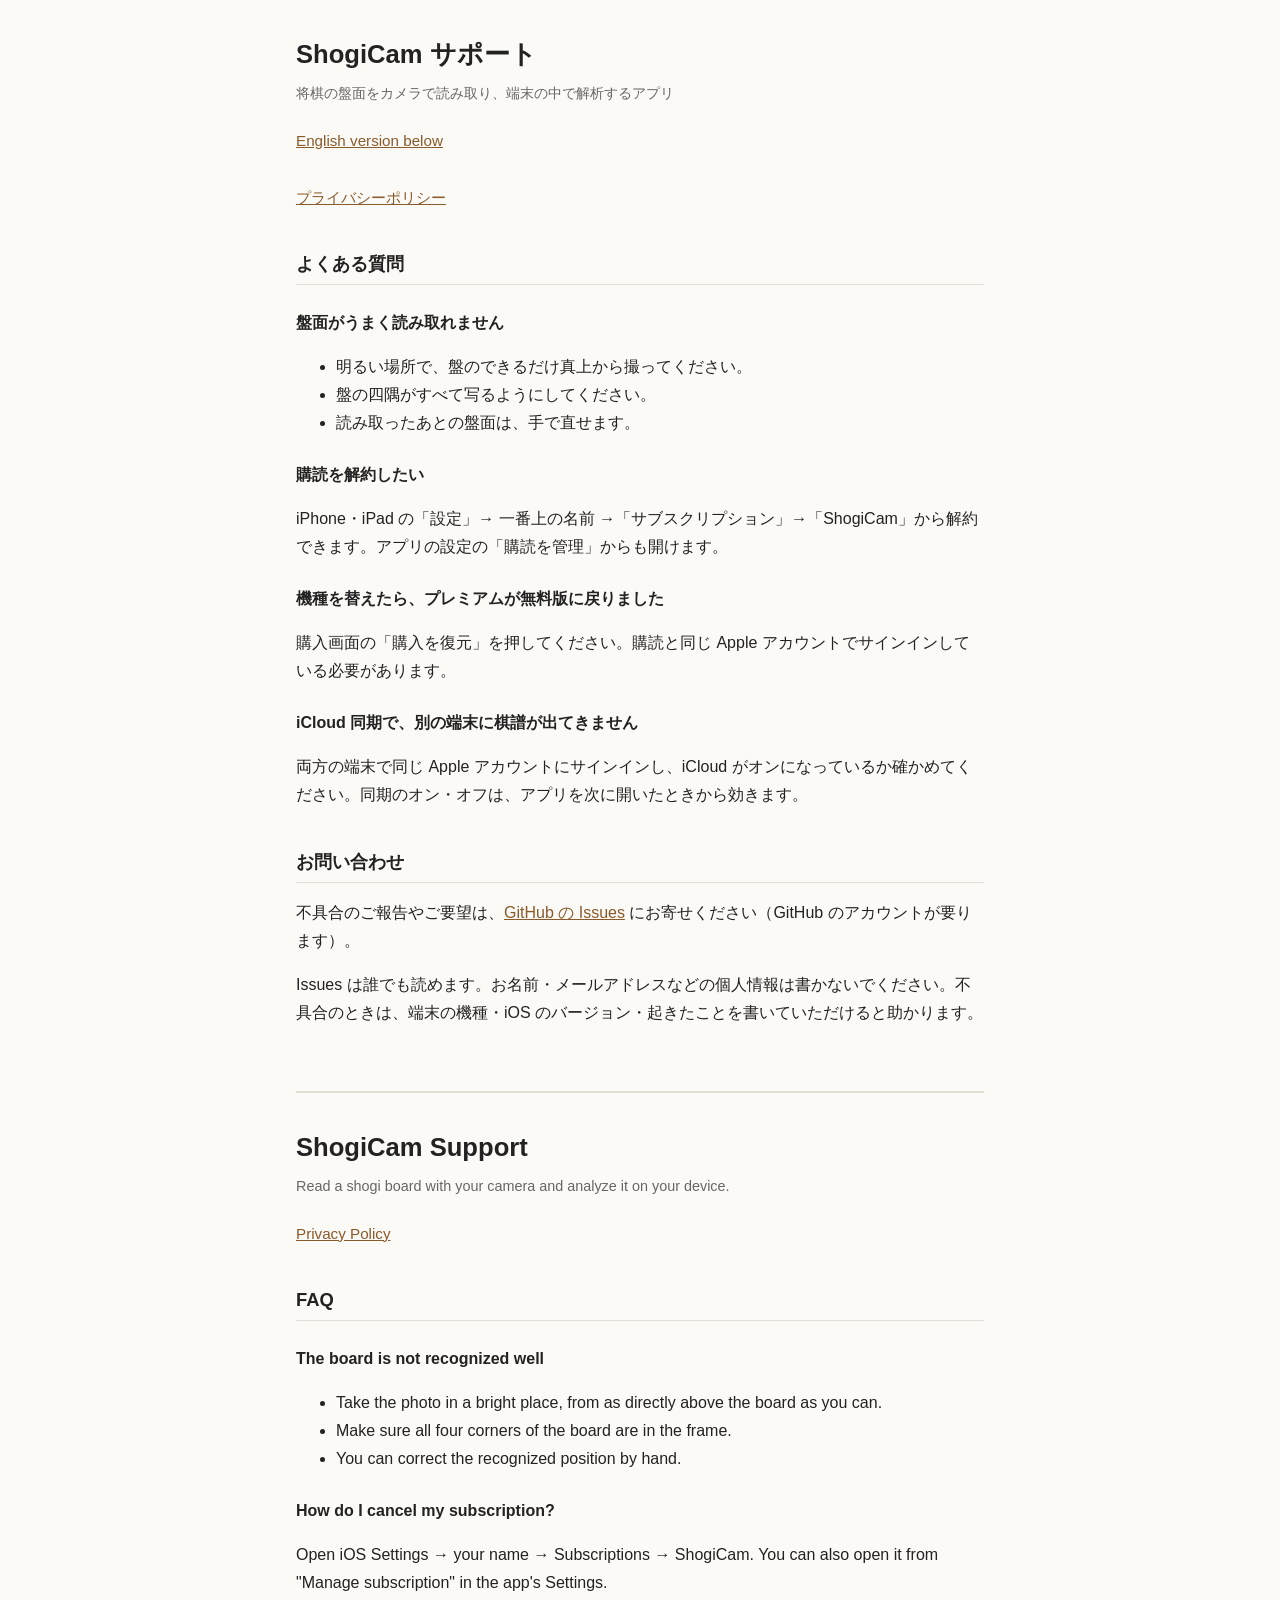
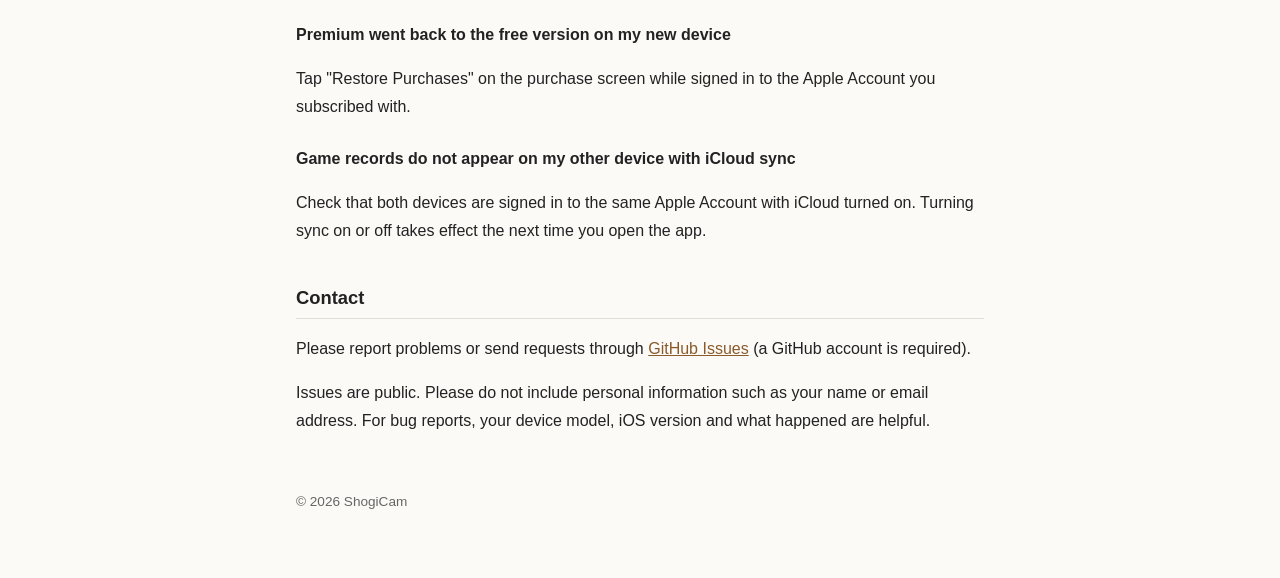
<file: shogicam/index.html>
<!doctype html>
<html lang="ja">
<head>
<meta charset="utf-8">
<meta name="viewport" content="width=device-width, initial-scale=1">
<title>ShogiCam サポート / Support</title>
<link rel="stylesheet" href="style.css">
</head>
<body>
<main>
<h1>ShogiCam サポート</h1>
<p class="meta">将棋の盤面をカメラで読み取り、端末の中で解析するアプリ</p>
<p class="lang"><a href="#en">English version below</a></p>

<nav><a href="privacy.html">プライバシーポリシー</a></nav>

<h2>よくある質問</h2>

<h3>盤面がうまく読み取れません</h3>
<ul>
<li>明るい場所で、盤のできるだけ真上から撮ってください。</li>
<li>盤の四隅がすべて写るようにしてください。</li>
<li>読み取ったあとの盤面は、手で直せます。</li>
</ul>

<h3>購読を解約したい</h3>
<p>iPhone・iPad の「設定」→ 一番上の名前 →「サブスクリプション」→「ShogiCam」から解約できます。アプリの設定の「購読を管理」からも開けます。</p>

<h3>機種を替えたら、プレミアムが無料版に戻りました</h3>
<p>購入画面の「購入を復元」を押してください。購読と同じ Apple アカウントでサインインしている必要があります。</p>

<h3>iCloud 同期で、別の端末に棋譜が出てきません</h3>
<p>両方の端末で同じ Apple アカウントにサインインし、iCloud がオンになっているか確かめてください。同期のオン・オフは、アプリを次に開いたときから効きます。</p>

<h2 id="contact">お問い合わせ</h2>
<p>不具合のご報告やご要望は、<a href="https://github.com/tomegit5678/tomegit5678.github.io/issues">GitHub の Issues</a> にお寄せください（GitHub のアカウントが要ります）。</p>
<p>Issues は誰でも読めます。お名前・メールアドレスなどの個人情報は書かないでください。不具合のときは、端末の機種・iOS のバージョン・起きたことを書いていただけると助かります。</p>

<section class="en" id="en" lang="en">
<h1>ShogiCam Support</h1>
<p class="meta">Read a shogi board with your camera and analyze it on your device.</p>

<nav><a href="privacy.html#en">Privacy Policy</a></nav>

<h2>FAQ</h2>

<h3>The board is not recognized well</h3>
<ul>
<li>Take the photo in a bright place, from as directly above the board as you can.</li>
<li>Make sure all four corners of the board are in the frame.</li>
<li>You can correct the recognized position by hand.</li>
</ul>

<h3>How do I cancel my subscription?</h3>
<p>Open iOS Settings → your name → Subscriptions → ShogiCam. You can also open it from "Manage subscription" in the app's Settings.</p>

<h3>Premium went back to the free version on my new device</h3>
<p>Tap "Restore Purchases" on the purchase screen while signed in to the Apple Account you subscribed with.</p>

<h3>Game records do not appear on my other device with iCloud sync</h3>
<p>Check that both devices are signed in to the same Apple Account with iCloud turned on. Turning sync on or off takes effect the next time you open the app.</p>

<h2 id="contact-en">Contact</h2>
<p>Please report problems or send requests through <a href="https://github.com/tomegit5678/tomegit5678.github.io/issues">GitHub Issues</a> (a GitHub account is required).</p>
<p>Issues are public. Please do not include personal information such as your name or email address. For bug reports, your device model, iOS version and what happened are helpful.</p>
</section>

<footer>© 2026 ShogiCam</footer>
</main>
</body>
</html>
</file>
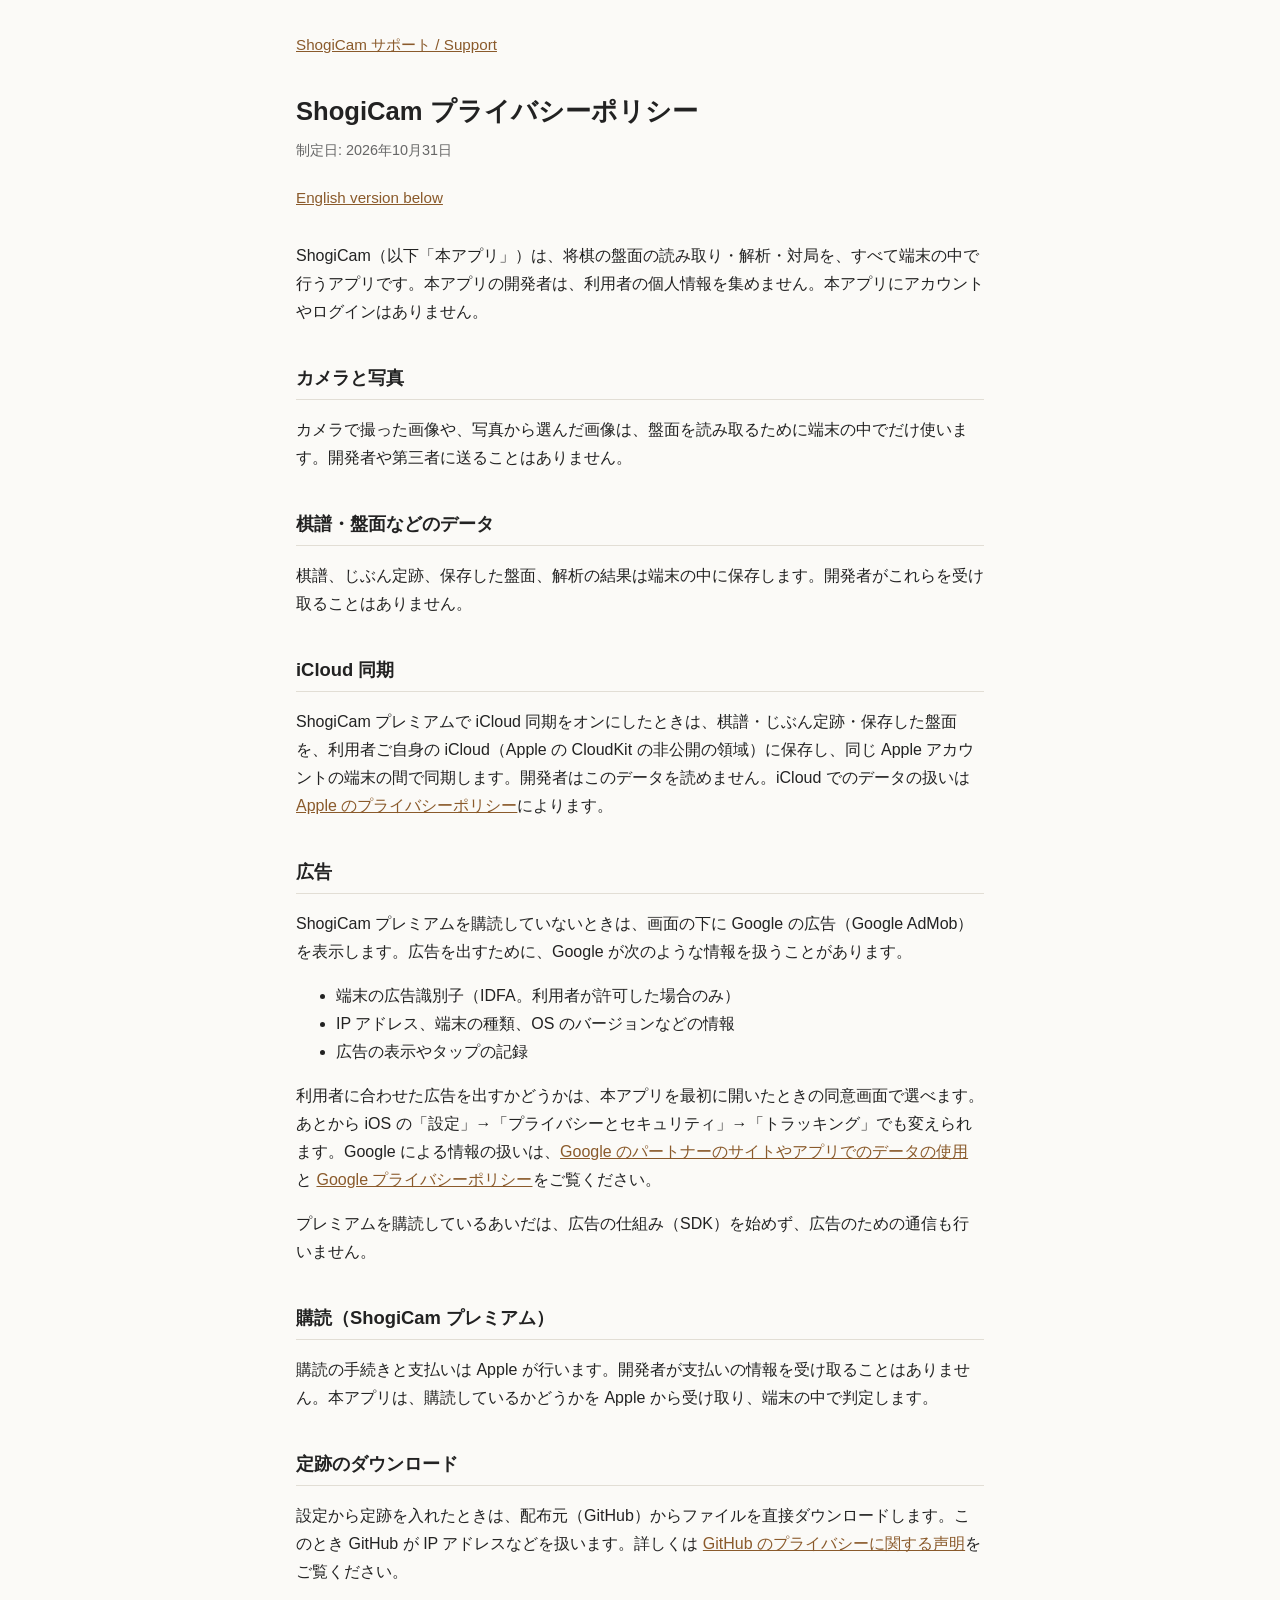
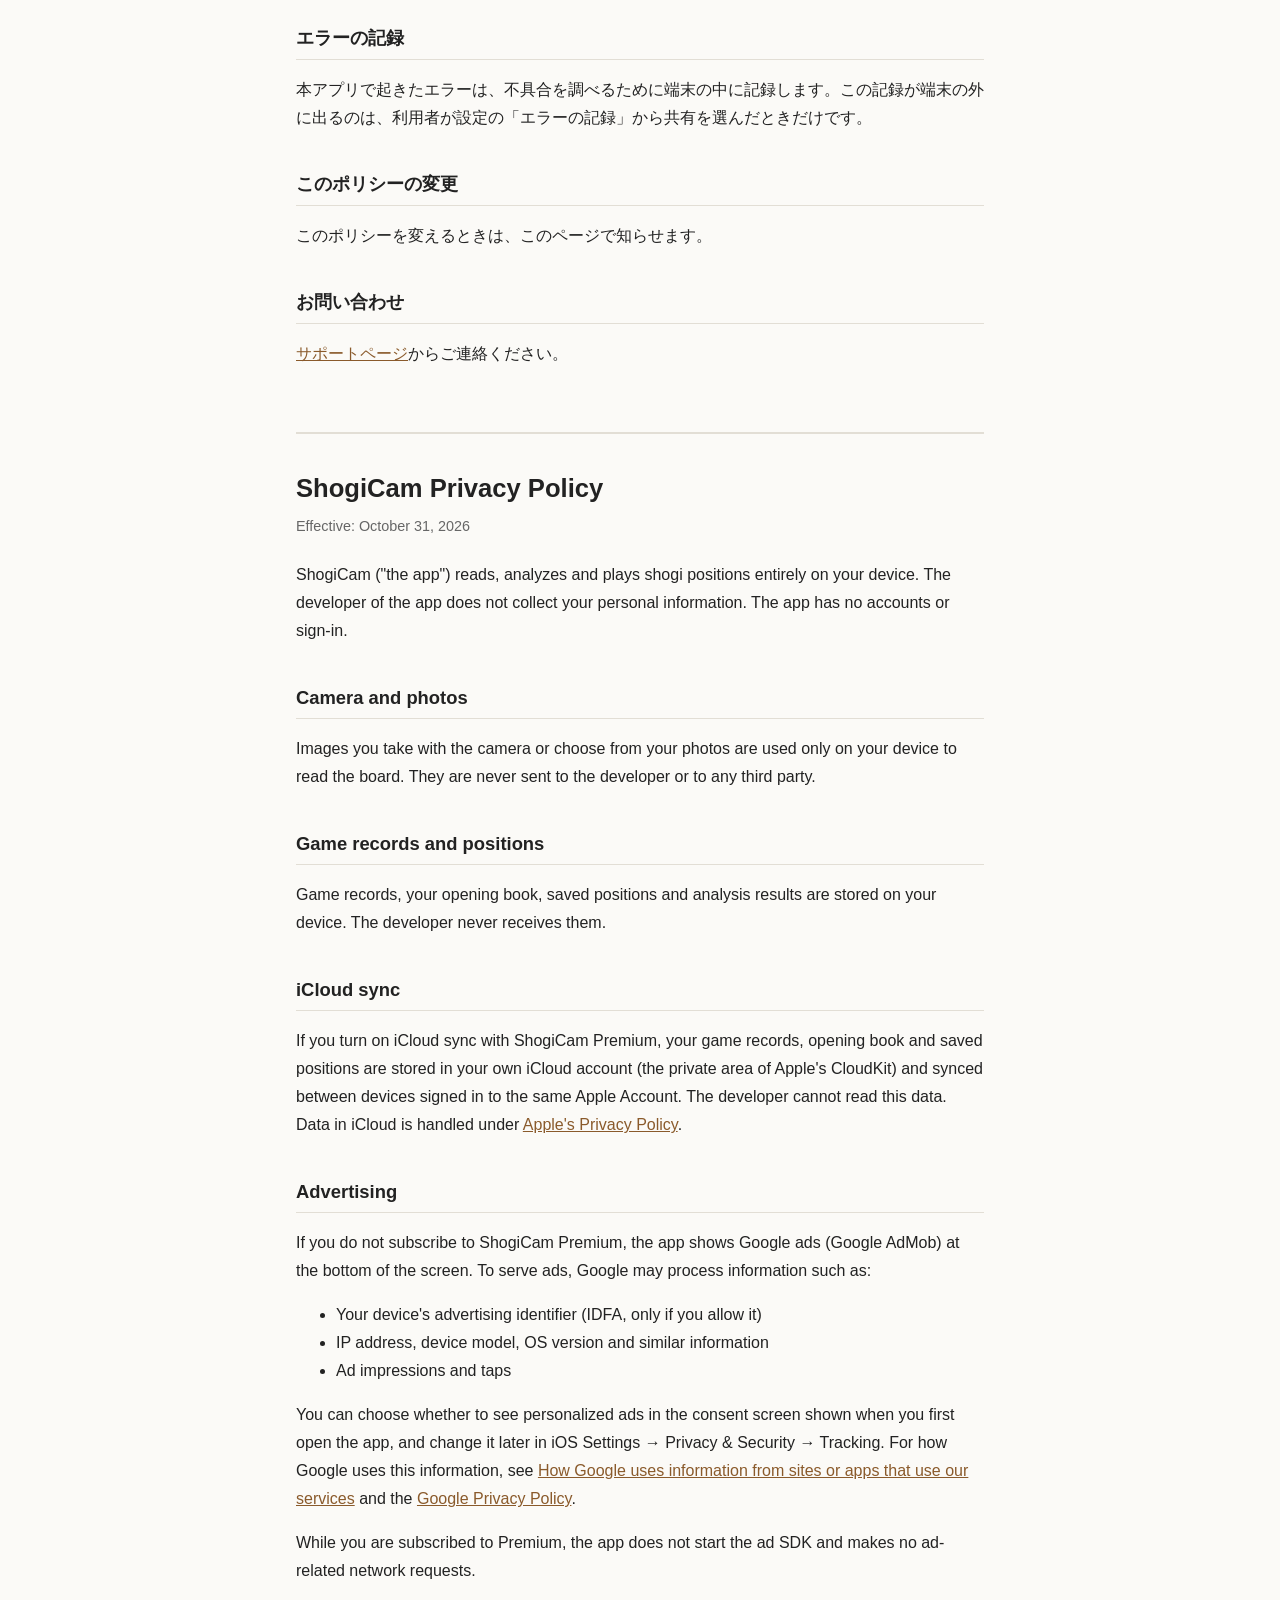
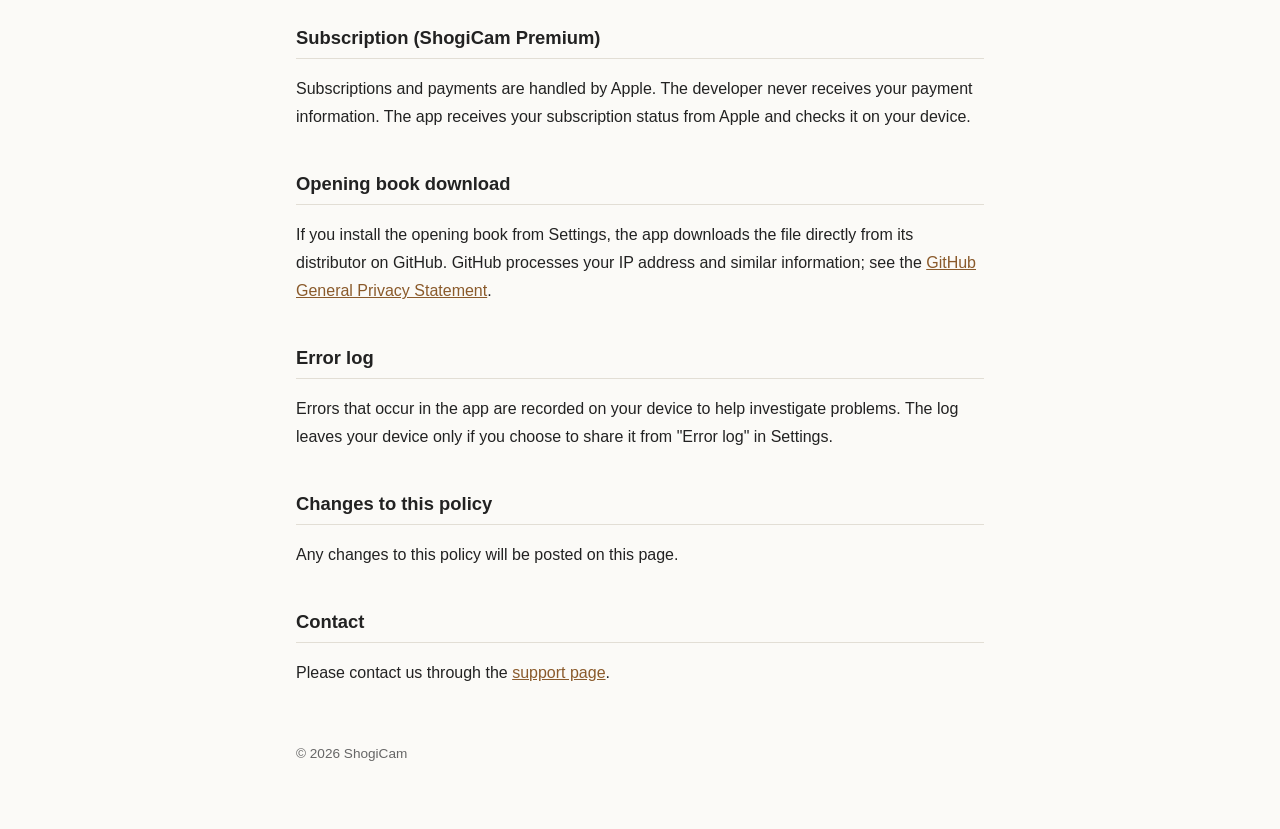
<file: shogicam/privacy.html>
<!doctype html>
<html lang="ja">
<head>
<meta charset="utf-8">
<meta name="viewport" content="width=device-width, initial-scale=1">
<title>ShogiCam プライバシーポリシー / Privacy Policy</title>
<link rel="stylesheet" href="style.css">
</head>
<body>
<main>
<nav><a href="./">ShogiCam サポート / Support</a></nav>

<h1>ShogiCam プライバシーポリシー</h1>
<p class="meta">制定日: 2026年10月31日</p>
<p class="lang"><a href="#en">English version below</a></p>

<p>ShogiCam（以下「本アプリ」）は、将棋の盤面の読み取り・解析・対局を、すべて端末の中で行うアプリです。本アプリの開発者は、利用者の個人情報を集めません。本アプリにアカウントやログインはありません。</p>

<h2>カメラと写真</h2>
<p>カメラで撮った画像や、写真から選んだ画像は、盤面を読み取るために端末の中でだけ使います。開発者や第三者に送ることはありません。</p>

<h2>棋譜・盤面などのデータ</h2>
<p>棋譜、じぶん定跡、保存した盤面、解析の結果は端末の中に保存します。開発者がこれらを受け取ることはありません。</p>

<h2>iCloud 同期</h2>
<p>ShogiCam プレミアムで iCloud 同期をオンにしたときは、棋譜・じぶん定跡・保存した盤面を、利用者ご自身の iCloud（Apple の CloudKit の非公開の領域）に保存し、同じ Apple アカウントの端末の間で同期します。開発者はこのデータを読めません。iCloud でのデータの扱いは <a href="https://www.apple.com/jp/legal/privacy/">Apple のプライバシーポリシー</a>によります。</p>

<h2>広告</h2>
<p>ShogiCam プレミアムを購読していないときは、画面の下に Google の広告（Google AdMob）を表示します。広告を出すために、Google が次のような情報を扱うことがあります。</p>
<ul>
<li>端末の広告識別子（IDFA。利用者が許可した場合のみ）</li>
<li>IP アドレス、端末の種類、OS のバージョンなどの情報</li>
<li>広告の表示やタップの記録</li>
</ul>
<p>利用者に合わせた広告を出すかどうかは、本アプリを最初に開いたときの同意画面で選べます。あとから iOS の「設定」→「プライバシーとセキュリティ」→「トラッキング」でも変えられます。Google による情報の扱いは、<a href="https://policies.google.com/technologies/partner-sites?hl=ja">Google のパートナーのサイトやアプリでのデータの使用</a>と <a href="https://policies.google.com/privacy?hl=ja">Google プライバシーポリシー</a>をご覧ください。</p>
<p>プレミアムを購読しているあいだは、広告の仕組み（SDK）を始めず、広告のための通信も行いません。</p>

<h2>購読（ShogiCam プレミアム）</h2>
<p>購読の手続きと支払いは Apple が行います。開発者が支払いの情報を受け取ることはありません。本アプリは、購読しているかどうかを Apple から受け取り、端末の中で判定します。</p>

<h2>定跡のダウンロード</h2>
<p>設定から定跡を入れたときは、配布元（GitHub）からファイルを直接ダウンロードします。このとき GitHub が IP アドレスなどを扱います。詳しくは <a href="https://docs.github.com/ja/site-policy/privacy-policies/github-general-privacy-statement">GitHub のプライバシーに関する声明</a>をご覧ください。</p>

<h2>エラーの記録</h2>
<p>本アプリで起きたエラーは、不具合を調べるために端末の中に記録します。この記録が端末の外に出るのは、利用者が設定の「エラーの記録」から共有を選んだときだけです。</p>

<h2>このポリシーの変更</h2>
<p>このポリシーを変えるときは、このページで知らせます。</p>

<h2>お問い合わせ</h2>
<p><a href="./#contact">サポートページ</a>からご連絡ください。</p>

<section class="en" id="en" lang="en">
<h1>ShogiCam Privacy Policy</h1>
<p class="meta">Effective: October 31, 2026</p>

<p>ShogiCam ("the app") reads, analyzes and plays shogi positions entirely on your device. The developer of the app does not collect your personal information. The app has no accounts or sign-in.</p>

<h2>Camera and photos</h2>
<p>Images you take with the camera or choose from your photos are used only on your device to read the board. They are never sent to the developer or to any third party.</p>

<h2>Game records and positions</h2>
<p>Game records, your opening book, saved positions and analysis results are stored on your device. The developer never receives them.</p>

<h2>iCloud sync</h2>
<p>If you turn on iCloud sync with ShogiCam Premium, your game records, opening book and saved positions are stored in your own iCloud account (the private area of Apple's CloudKit) and synced between devices signed in to the same Apple Account. The developer cannot read this data. Data in iCloud is handled under <a href="https://www.apple.com/legal/privacy/">Apple's Privacy Policy</a>.</p>

<h2>Advertising</h2>
<p>If you do not subscribe to ShogiCam Premium, the app shows Google ads (Google AdMob) at the bottom of the screen. To serve ads, Google may process information such as:</p>
<ul>
<li>Your device's advertising identifier (IDFA, only if you allow it)</li>
<li>IP address, device model, OS version and similar information</li>
<li>Ad impressions and taps</li>
</ul>
<p>You can choose whether to see personalized ads in the consent screen shown when you first open the app, and change it later in iOS Settings → Privacy &amp; Security → Tracking. For how Google uses this information, see <a href="https://policies.google.com/technologies/partner-sites">How Google uses information from sites or apps that use our services</a> and the <a href="https://policies.google.com/privacy">Google Privacy Policy</a>.</p>
<p>While you are subscribed to Premium, the app does not start the ad SDK and makes no ad-related network requests.</p>

<h2>Subscription (ShogiCam Premium)</h2>
<p>Subscriptions and payments are handled by Apple. The developer never receives your payment information. The app receives your subscription status from Apple and checks it on your device.</p>

<h2>Opening book download</h2>
<p>If you install the opening book from Settings, the app downloads the file directly from its distributor on GitHub. GitHub processes your IP address and similar information; see the <a href="https://docs.github.com/en/site-policy/privacy-policies/github-general-privacy-statement">GitHub General Privacy Statement</a>.</p>

<h2>Error log</h2>
<p>Errors that occur in the app are recorded on your device to help investigate problems. The log leaves your device only if you choose to share it from "Error log" in Settings.</p>

<h2>Changes to this policy</h2>
<p>Any changes to this policy will be posted on this page.</p>

<h2>Contact</h2>
<p>Please contact us through the <a href="./#contact-en">support page</a>.</p>
</section>

<footer>© 2026 ShogiCam</footer>
</main>
</body>
</html>
</file>
<file: shogicam/style.css>
:root {
  --bg: #fbfaf7;
  --text: #222;
  --muted: #666;
  --line: #e2ded5;
  --accent: #8a5a2b;
}
@media (prefers-color-scheme: dark) {
  :root {
    --bg: #1b1a18;
    --text: #e8e6e1;
    --muted: #a8a49c;
    --line: #3a3732;
    --accent: #d9a46c;
  }
}
* { box-sizing: border-box; }
body {
  margin: 0;
  background: var(--bg);
  color: var(--text);
  font-family: -apple-system, BlinkMacSystemFont, "Hiragino Sans", "Noto Sans JP", sans-serif;
  line-height: 1.75;
}
main { max-width: 720px; margin: 0 auto; padding: 32px 16px 64px; }
h1 { font-size: 1.6rem; margin: 0 0 4px; }
h2 { font-size: 1.15rem; margin: 2em 0 0.5em; padding-bottom: 4px; border-bottom: 1px solid var(--line); }
h3 { font-size: 1rem; margin: 1.5em 0 0.3em; }
a { color: var(--accent); }
.meta { color: var(--muted); font-size: 0.9rem; margin: 0 0 1.5em; }
.lang { margin: 0 0 2em; font-size: 0.95rem; }
.en { margin-top: 4em; padding-top: 2em; border-top: 2px solid var(--line); }
nav { font-size: 0.95rem; margin-bottom: 2em; }
footer { color: var(--muted); font-size: 0.85rem; margin-top: 4em; }
</file>
